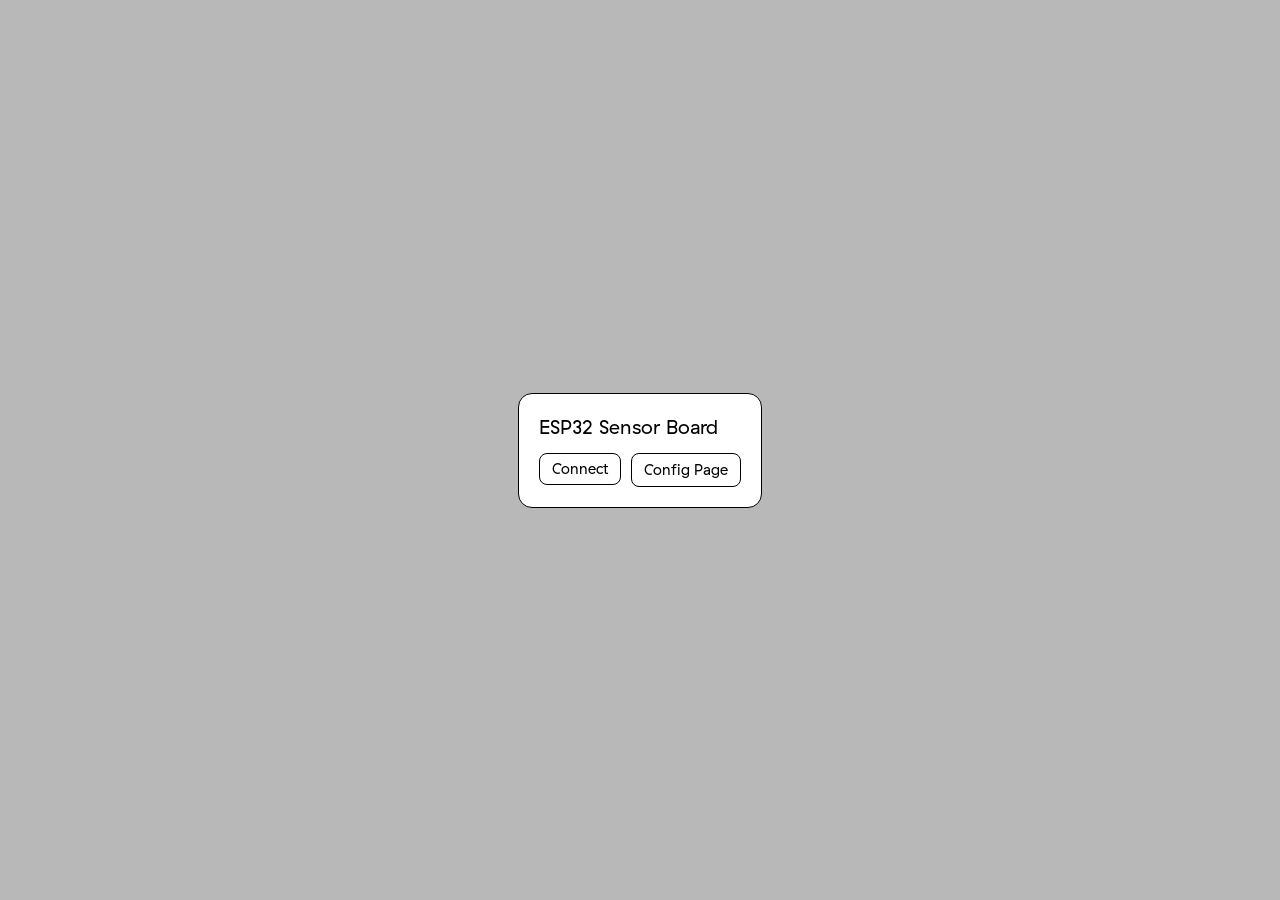
<file: web/index.html>
<!doctype html>
<html lang="de">
<head>
  <meta charset="utf-8" />
  <meta name="viewport" content="width=device-width, initial-scale=1" />
  <title>My Frontend</title>
  <script type="module" src="js/main.js"></script>
</head>
<body>
  <main id="app"></main>
</body>
</html>
</file>
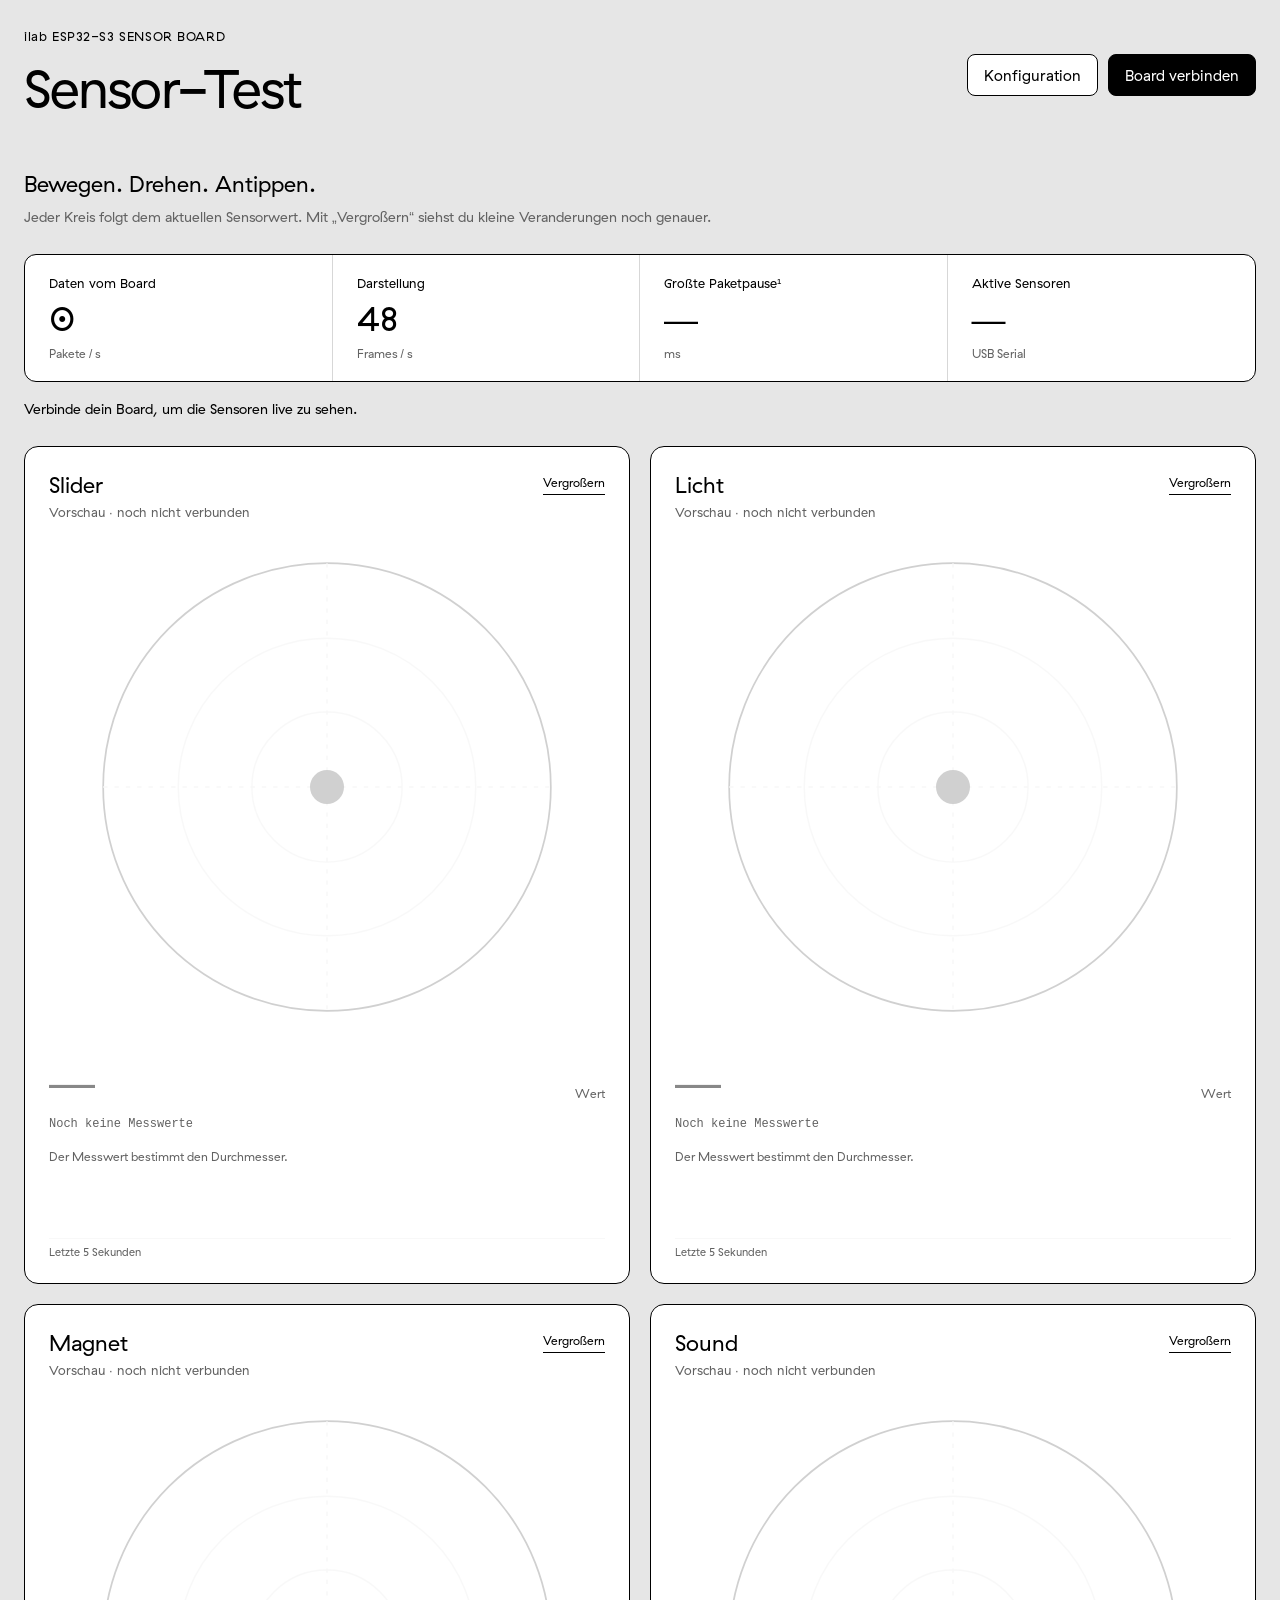
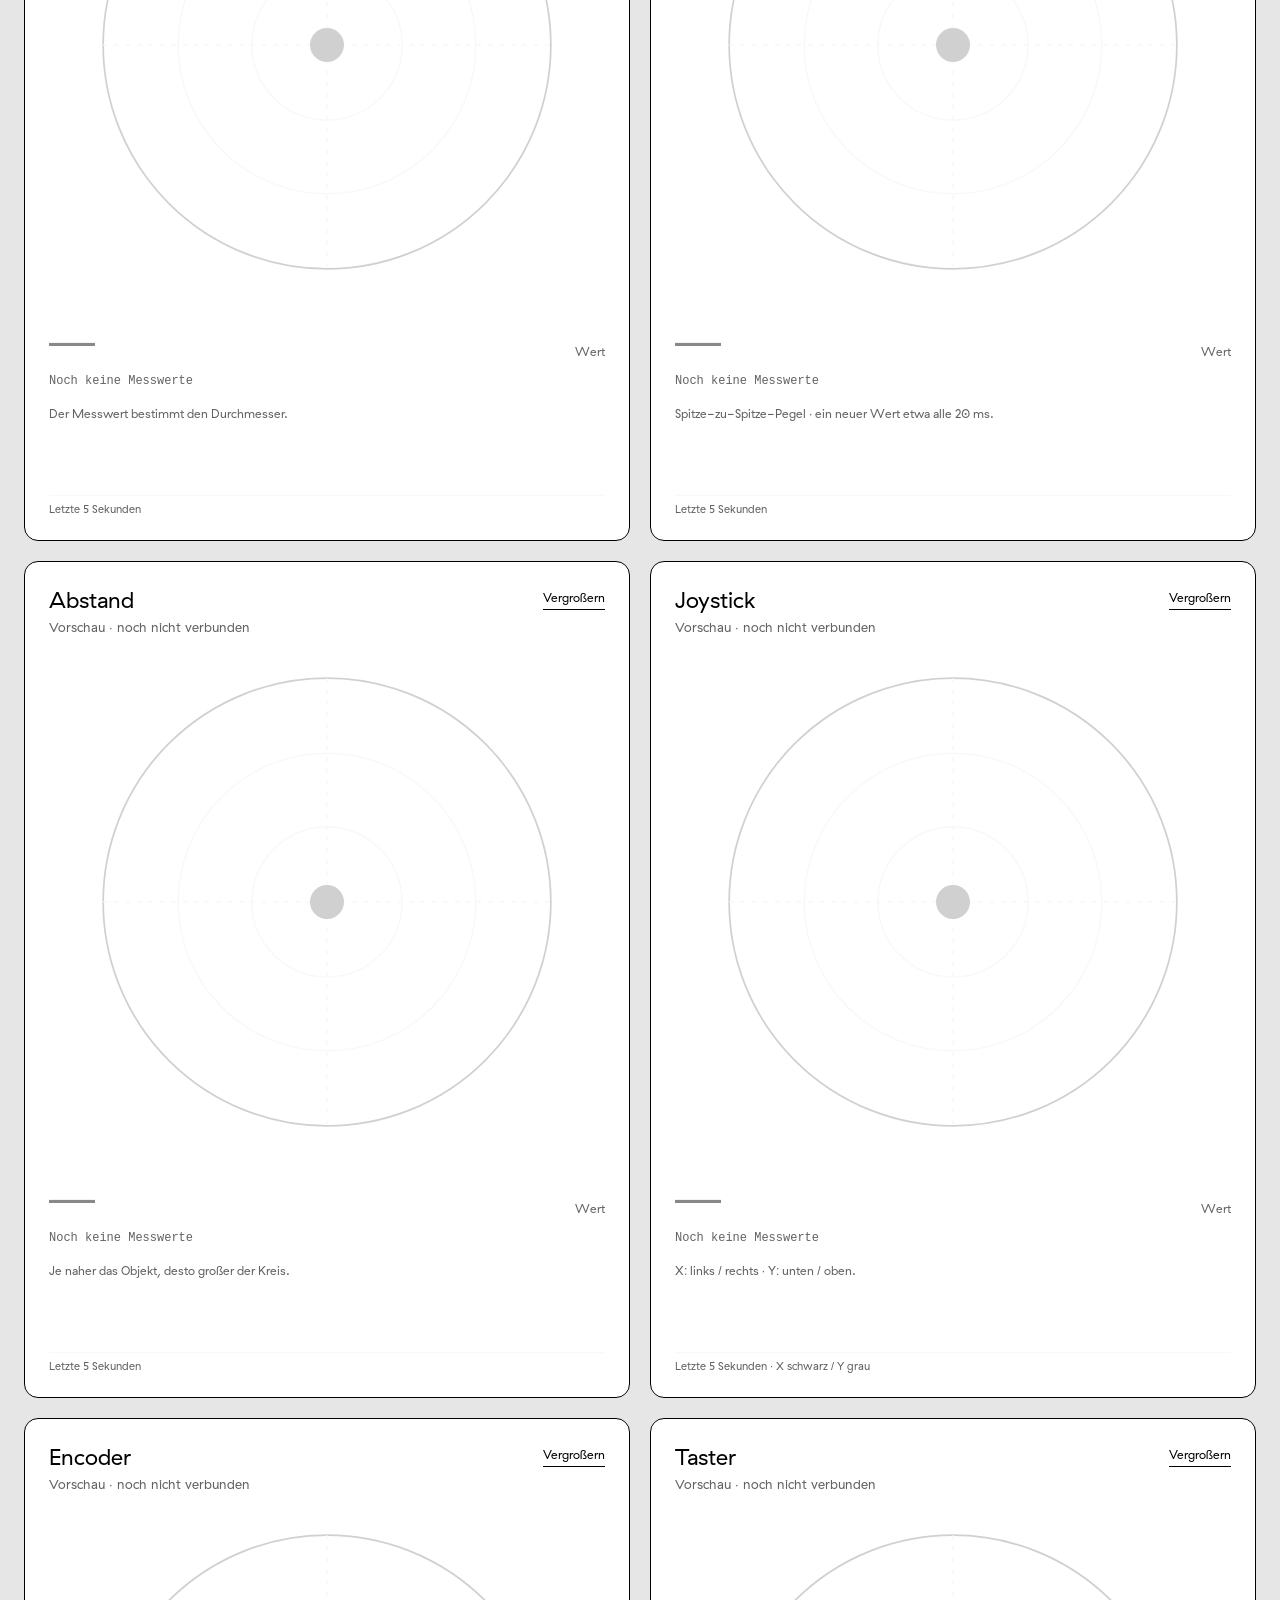
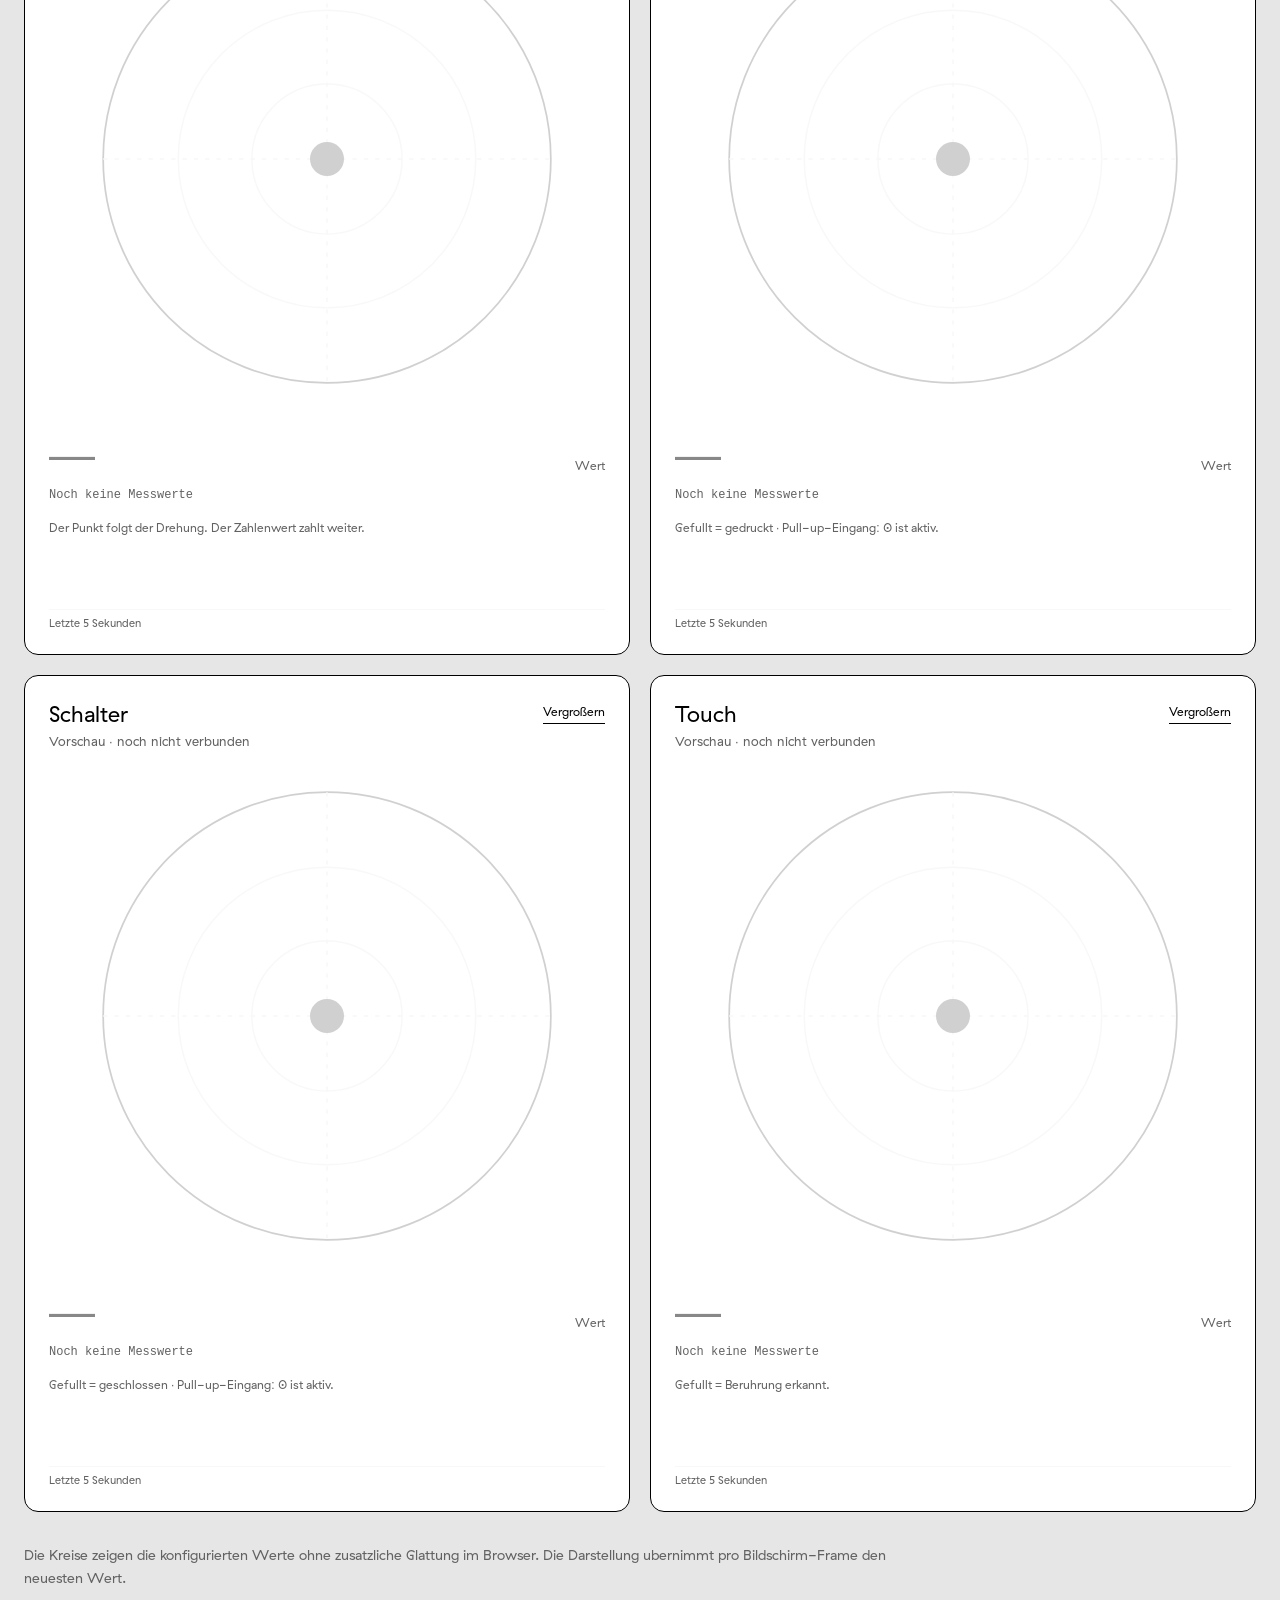
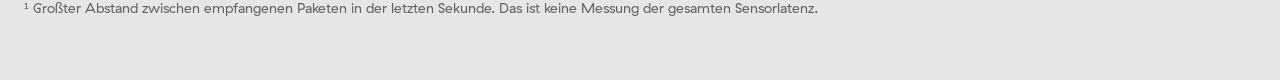
<file: web/sensortest/index.html>
<!doctype html>
<html lang="de">
<head>
  <meta charset="utf-8" />
  <meta name="viewport" content="width=device-width, initial-scale=1" />
  <title>ilab · Sensor-Test</title>
  <link rel="stylesheet" href="css/sensor-test.css" />
  <script type="module" src="js/sensor-test.js"></script>
</head>
<body>
  <main class="app">
    <header class="top">
      <div><p class="eyebrow">ilab ESP32-S3 SENSOR BOARD</p><h1>Sensor-Test</h1></div>
      <nav aria-label="Verbindung und Konfiguration">
        <a class="btn" href="../admin/">Konfiguration</a>
        <button class="btn primary" id="connect" type="button">Board verbinden</button>
      </nav>
    </header>
    <section class="intro">
      <p>Bewegen. Drehen. Antippen.</p>
      <p class="hint">Jeder Kreis folgt dem aktuellen Sensorwert. Mit „Vergrößern“ siehst du kleine Veränderungen noch genauer.</p>
    </section>
    <section class="telemetry" aria-label="Verbindungsqualität">
      <div><span class="metric-label">Daten vom Board</span><strong id="rate">—</strong><span>Pakete / s</span></div>
      <div><span class="metric-label">Darstellung</span><strong id="fps">—</strong><span>Frames / s</span></div>
      <div><span class="metric-label">Größte Paketpause¹</span><strong id="gap">—</strong><span>ms</span></div>
      <div><span class="metric-label">Aktive Sensoren</span><strong id="count">—</strong><span id="source">USB Serial</span></div>
    </section>
    <p class="connection-status" id="status" role="status">Verbinde dein Board, um die Sensoren live zu sehen.</p>
    <section class="sensor-grid" id="sensorGrid" aria-label="Live-Sensoren"></section>
    <footer>
      <p>Die Kreise zeigen die konfigurierten Werte ohne zusätzliche Glättung im Browser. Die Darstellung übernimmt pro Bildschirm-Frame den neuesten Wert.</p>
      <p>¹ Größter Abstand zwischen empfangenen Paketen in der letzten Sekunde. Das ist keine Messung der gesamten Sensorlatenz.</p>
    </footer>
  </main>
</body>
</html>
</file>
<file: web/sensortest/css/sensor-test.css>
@font-face { font-family: "GT Haptik"; src: url("../../admin/font/GT-Haptik-Regular-Trial.otf") format("opentype"); font-weight: 400; font-style: normal; font-display: swap; }
:root { color-scheme: light; --bg: #e6e6e6; --panel: #fff; --ink: #000; --muted: #626262; --line: #d7d7d7; }
* { box-sizing: border-box; }
[hidden] { display: none !important; }
body { margin: 0; background: var(--bg); color: var(--ink); font-family: "GT Haptik", "Avenir Next", "Trebuchet MS", sans-serif; }
button, a { -webkit-tap-highlight-color: transparent; }
button { font: inherit; }
.app { max-width: 1440px; margin: 28px auto; padding: 0 24px 24px; }
.top { display: flex; align-items: center; justify-content: space-between; gap: 24px; flex-wrap: wrap; }
.eyebrow { margin: 0 0 10px; font-size: 13px; letter-spacing: .045em; }
h1 { font-size: clamp(32px, 5vw, 54px); font-weight: 400; margin: 0; letter-spacing: -.035em; }
nav { display: flex; flex-wrap: wrap; gap: 10px; }
.btn { display: inline-flex; align-items: center; justify-content: center; min-height: 42px; border: 1.4px solid #000; border-radius: 8px; padding: 0 16px; color: #000; background: #fff; text-decoration: none; cursor: pointer; font-size: 15px; }
.btn.primary { color: #fff; background: #000; }
.btn:hover { background: #f2f2f2; }
.btn.primary:hover { background: #333; }
.btn:disabled { opacity: .5; cursor: wait; }
:focus-visible { outline: 3px solid #666; outline-offset: 4px; }
.intro { margin: 48px 0 26px; }
.intro > p:first-child { margin: 0 0 8px; font-size: 22px; }
.hint, footer { font-size: 14px; line-height: 1.6; color: var(--muted); }
.hint { margin: 0; }
.telemetry { display: grid; grid-template-columns: repeat(4, 1fr); border: 1.4px solid #000; border-radius: 12px; overflow: hidden; background: #fff; }
.telemetry > div { display: flex; flex-direction: column; gap: 6px; padding: 20px 24px; border-right: 1px solid var(--line); }
.telemetry > div:last-child { border-right: 0; }
.telemetry span { color: var(--muted); font-size: 12px; }
.telemetry .metric-label { color: #000; font-size: 13px; }
.telemetry strong { font-size: 34px; font-weight: 400; font-variant-numeric: tabular-nums; }
.connection-status { margin: 18px 0 26px; min-height: 20px; font-size: 14px; }
.connection-status.error { color: #a52323; }
.sensor-grid { display: grid; grid-template-columns: repeat(2, minmax(0, 1fr)); gap: 20px; }
.sensor-card { min-width: 0; background: #fff; border: 1.4px solid #000; border-radius: 14px; padding: 24px; }
.card-head { display: flex; justify-content: space-between; gap: 12px; align-items: flex-start; }
.card-head h2 { margin: 0 0 5px; font-size: 22px; font-weight: 400; overflow-wrap: anywhere; }
.card-name { margin: 0; color: var(--muted); font-size: 13px; overflow-wrap: anywhere; }
.zoom { border: 0; border-bottom: 1px solid #000; background: none; padding: 4px 0; font-size: 12px; cursor: pointer; flex-shrink: 0; }
.visual { display: block; width: 100%; max-width: 510px; margin: 12px auto; overflow: visible; }
.guide { fill: none; stroke: #ddd; stroke-width: 1; }
.outline { fill: none; stroke: #000; stroke-width: 1.2; }
.axis { stroke: #d7d7d7; stroke-width: 1; stroke-dasharray: 3 5; }
.shape, .marker { fill: #000; }
.needle { stroke: #000; stroke-width: 2; }
.state-label { font: 20px "GT Haptik", sans-serif; text-anchor: middle; dominant-baseline: middle; }
.readout { display: flex; align-items: baseline; gap: 10px; justify-content: space-between; }
.value { font-size: clamp(28px, 4vw, 46px); line-height: 1.2; font-variant-numeric: tabular-nums; overflow-wrap: anywhere; }
.unit { color: var(--muted); font-size: 12px; flex-shrink: 0; }
.raw { min-height: 20px; margin: 7px 0 0; color: var(--muted); font: 12px ui-monospace, SFMono-Regular, Menlo, monospace; overflow-wrap: anywhere; }
.card-note { min-height: 20px; margin: 12px 0 0; font-size: 12px; color: var(--muted); }
.history { width: 100%; height: 52px; display: block; margin-top: 18px; border-bottom: 1px solid var(--line); }
.history path { fill: none; stroke: #000; stroke-width: 1.2; vector-effect: non-scaling-stroke; }
.history .secondary { stroke: #999; }
.history-label { margin: 6px 0 0; font-size: 11px; color: var(--muted); }
.sensor-card.stale .visual, .sensor-card.stale .history { opacity: .18; }
.sensor-card.stale .value { color: #888; }
.sensor-card.expanded { grid-column: 1 / -1; }
.sensor-card.expanded .visual { max-width: 720px; }
footer { margin: 32px 0 0; max-width: 900px; }
footer p { margin: 8px 0; }
@media (min-width: 1600px) { .app { max-width: 1560px; } }
@media (max-width: 700px) {
  .app { padding: 0 14px 20px; margin: 20px auto; }
  .intro { margin-top: 30px; }
  .telemetry { grid-template-columns: repeat(2, 1fr); }
  .telemetry > div { padding: 16px; }
  .telemetry > div:nth-child(2) { border-right: 0; }
  .telemetry > div:nth-child(-n+2) { border-bottom: 1px solid var(--line); }
  .sensor-grid { grid-template-columns: 1fr; }
  .sensor-card { padding: 18px; }
  .value { font-size: 32px; }
}
</file>
